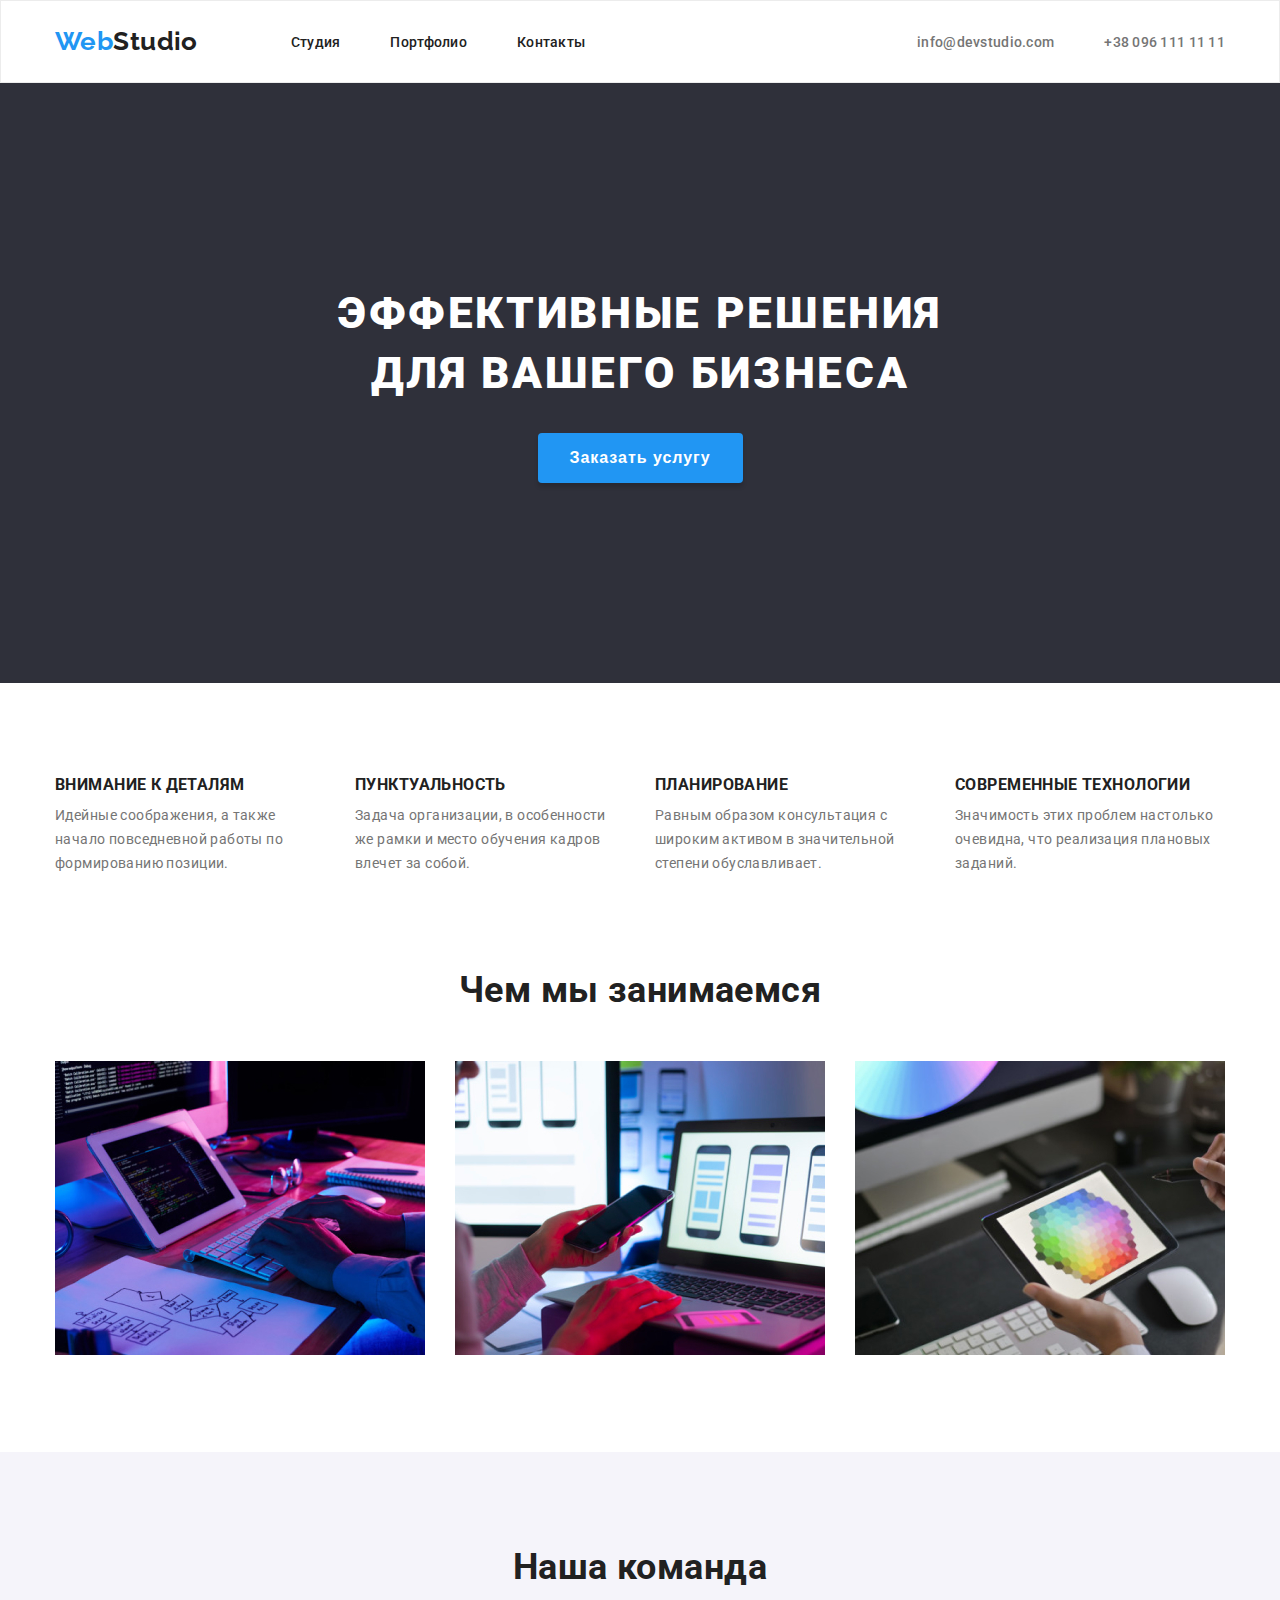
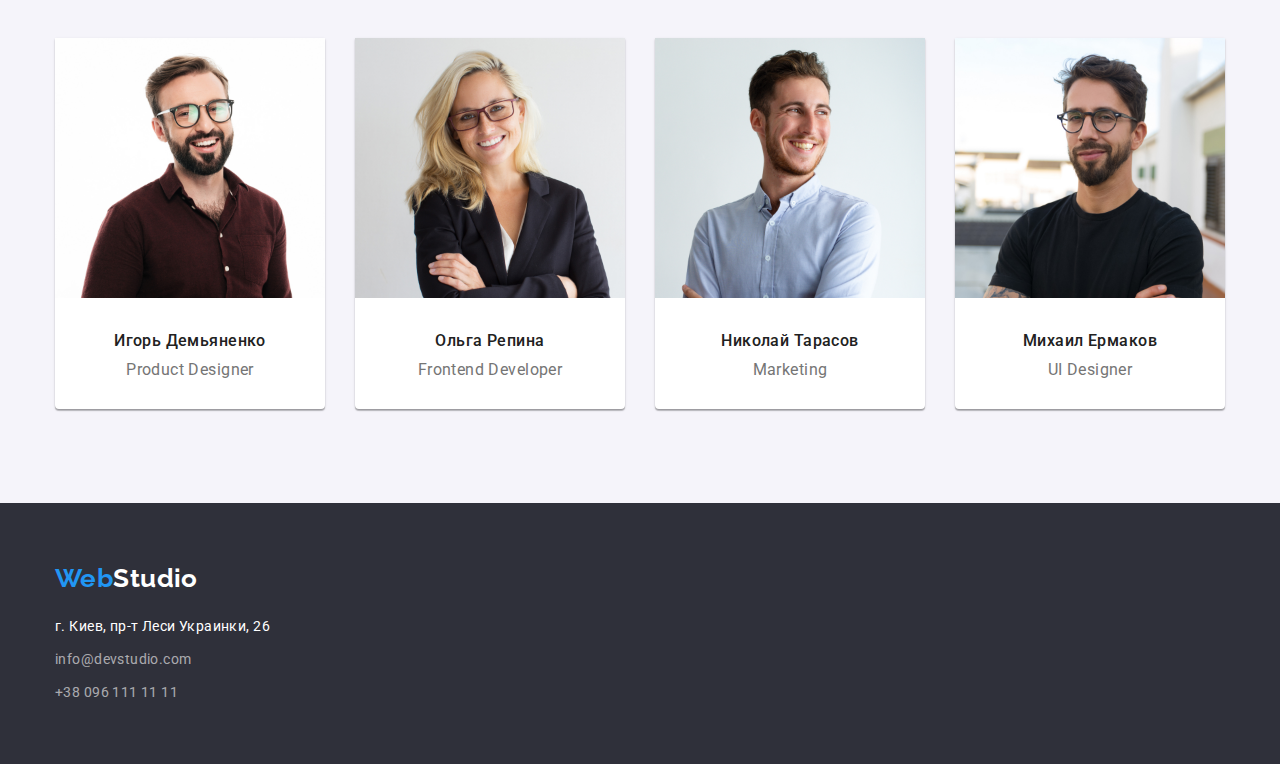
<file: index.html>
<!DOCTYPE html>
<html lang="en">
  <head>
    <meta charset="UTF-8" />
    <meta name="viewport" content="width=device-width, initial-scale=1.0" />
    <title>Document</title>
    <link rel="stylesheet" href="./css/styles.css" />
    <link
      href="https://fonts.googleapis.com/css2?family=Roboto:ital,wght@0,100;0,300;0,400;0,500;0,700;0,900;1,100;1,300;1,400;1,500;1,700;1,900&display=swap"
      rel="stylesheet"
    />
    <link
      href="https://fonts.googleapis.com/css2?family=Raleway:ital,wght@0,100;0,200;0,300;0,400;0,500;0,600;0,700;0,800;0,900;1,100;1,200;1,300;1,400;1,500;1,600;1,700;1,800;1,900&display=swap"
      rel="stylesheet"
    />
  </head>
  <body>
    <header>
      <div class="container navmain">
        <nav class="top-nav">
          <a href="./index.html" class="logo"
            >Web<span class="logo-black">Studio</span></a
          >
          <ul class="top-nav-links">
            <li>
              <a href="./index.html" class="state-color current">Студия</a>
            </li>
            <li>
              <a href="./portfolio.html" class="state-color">Портфолио</a>
            </li>
            <li><a href="" class="state-color">Контакты</a></li>
          </ul>
        </nav>
        <ul class="top-nav-contacts">
          <li>
            <a href="mailto:info@devstudio.com" class="state-color"
              >info@devstudio.com</a
            >
          </li>
          <li>
            <a href="tel:+380961111111" class="state-color"
              >+38 096 111 11 11</a
            >
          </li>
        </ul>
      </div>
    </header>

    <main>
      <section class="hero">
        <div class="container">
          <h1>
            Эффективные решения <br />
            для вашего бизнеса
          </h1>
          <button type="button" class="btn-primary">Заказать услугу</button>
        </div>
      </section>

      <section class="features">
        <div class="container">
          <ul class="features-list">
            <li>
              <h3>Внимание к деталям</h3>
              <p>
                Идейные соображения, а также начало повседневной работы по
                формированию позиции.
              </p>
            </li>
            <li>
              <h3>Пунктуальность</h3>
              <p>
                Задача организации, в особенности же рамки и место обучения
                кадров влечет за собой.
              </p>
            </li>
            <li>
              <h3>Планирование</h3>
              <p>
                Равным образом консультация с широким активом в значительной
                степени обуславливает.
              </p>
            </li>
            <li>
              <h3>Современные технологии</h3>
              <p>
                Значимость этих проблем настолько очевидна, что реализация
                плановых заданий.
              </p>
            </li>
          </ul>
        </div>
      </section>
      <section class="what-we-do">
        <div class="container">
          <h2>Чем мы занимаемся</h2>
          <ul class="what-we-do-list">
            <li>
              <img
                src="./images/img.jpg"
                alt="computerphoto"
                width="370"
                height="294"
              />
            </li>
            <li>
              <img
                src="./images/img1.jpg"
                alt="computerphoto"
                width="370"
                height="294"
              />
            </li>
            <li>
              <img
                src="./images/img2.jpg"
                alt="computerphoto"
                width="370"
                height="294"
              />
            </li>
          </ul>
        </div>
      </section>
      <section class="our-team">
        <div class="container">
          <h2>Наша команда</h2>
          <ul class="our-team-list">
            <li>
              <img
                src="./images/img3.jpg"
                alt="teammemberphoto"
                width="270"
                height="260"
              />
              <h3>Игорь Демьяненко</h3>
              <p>Product Designer</p>
            </li>
            <li>
              <img
                src="./images/img4.jpg"
                alt="teammemberphoto"
                width="270"
                height="260"
              />
              <h3>Ольга Репина</h3>
              <p>Frontend Developer</p>
            </li>
            <li>
              <img
                src="./images/img6.jpg"
                alt="teammemberphoto"
                width="270"
                height="260"
              />
              <h3>Николай Тарасов</h3>
              <p>Marketing</p>
            </li>
            <li>
              <img
                src="./images/img7.jpg"
                alt="teammemberphoto"
                width="270"
                height="260"
              />
              <h3>Михаил Ермаков</h3>
              <p>UI Designer</p>
            </li>
          </ul>
        </div>
      </section>
    </main>
    <footer>
      <div class="container">
        <ul class="footer-list">
          <li>
            <a href="./index.html" class="logo"
              >Web<span class="logo-white">Studio</span></a
            >
          </li>
          <li class="footer-address">г. Киев, пр-т Леси Украинки, 26</li>
          <li class="footer-contacts">
            <a href="mailto:info@devstudio.com" class="footer-contacts-link"
              >info@devstudio.com</a
            >
          </li>
          <li class="footer-contacts">
            <a href="tel:+380961111111" class="footer-contacts-link"
              >+38 096 111 11 11</a
            >
          </li>
        </ul>
      </div>
    </footer>
  </body>
</html>
</file>
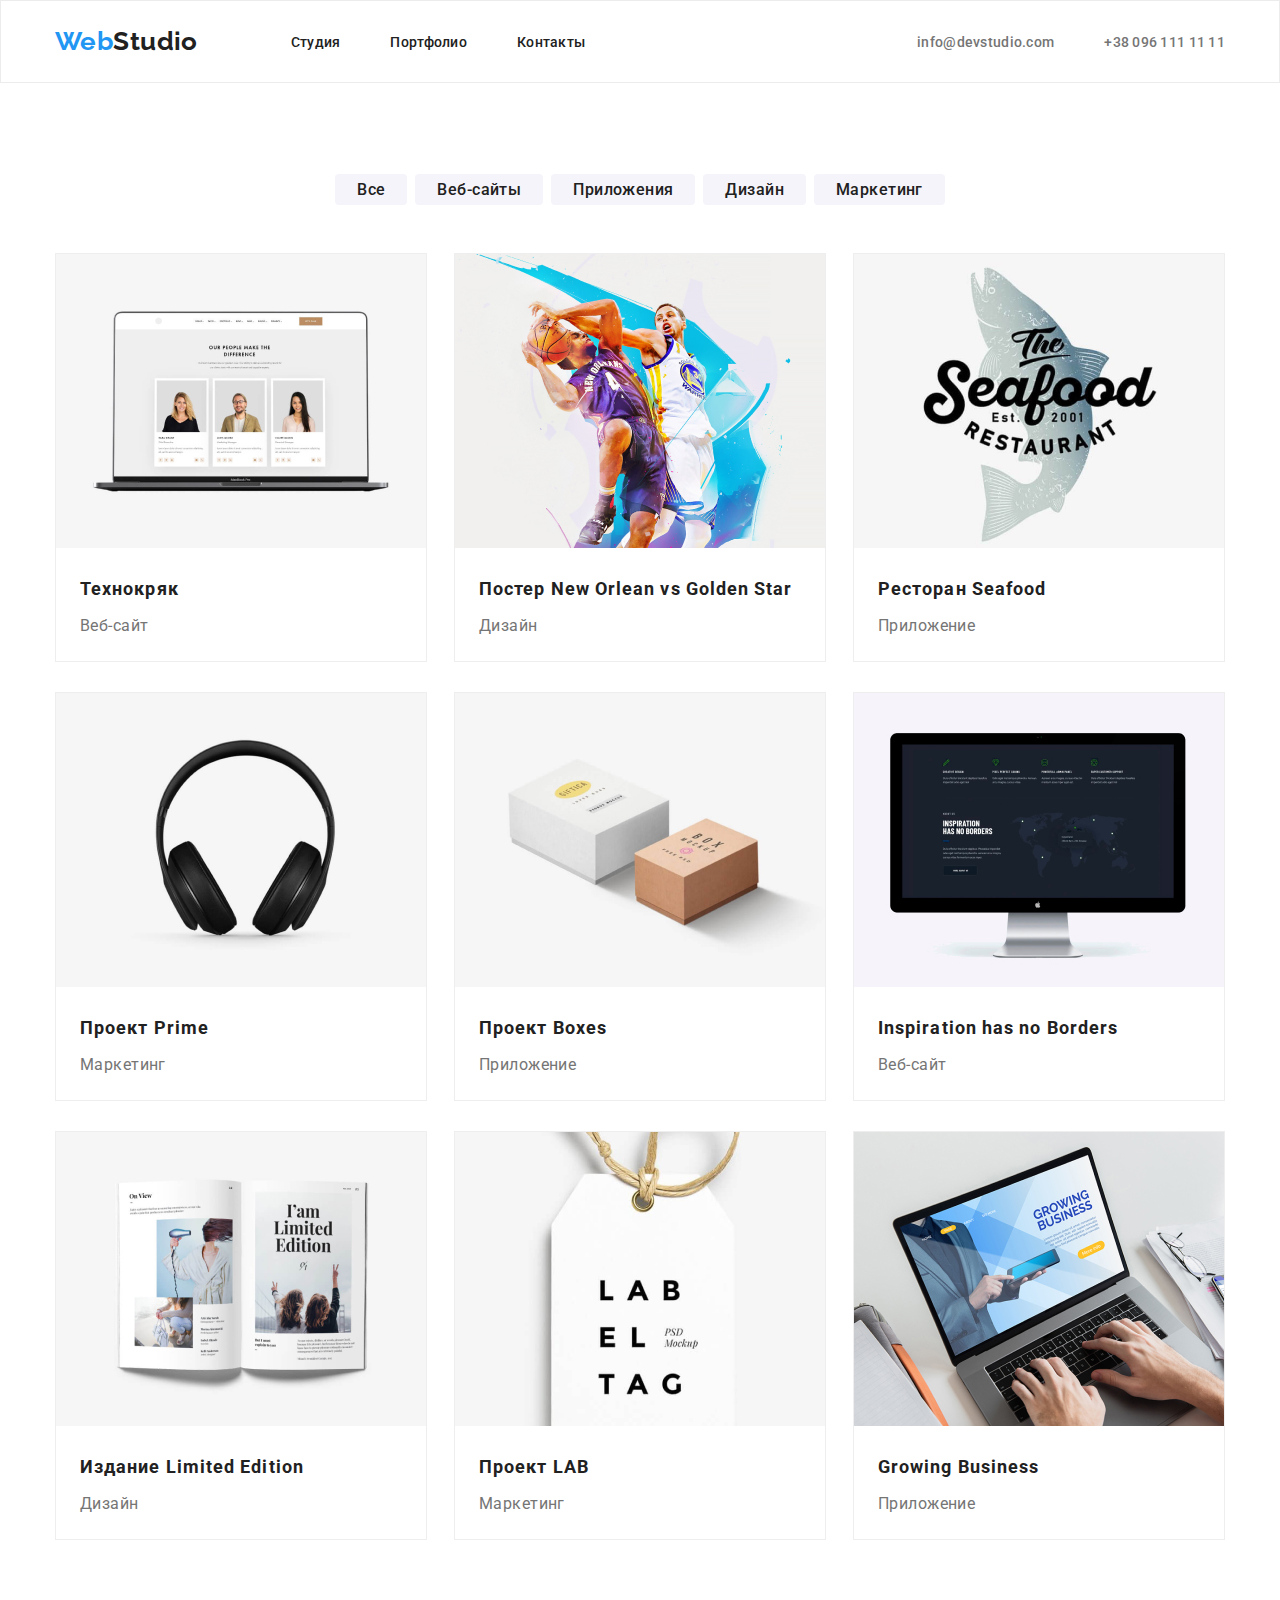
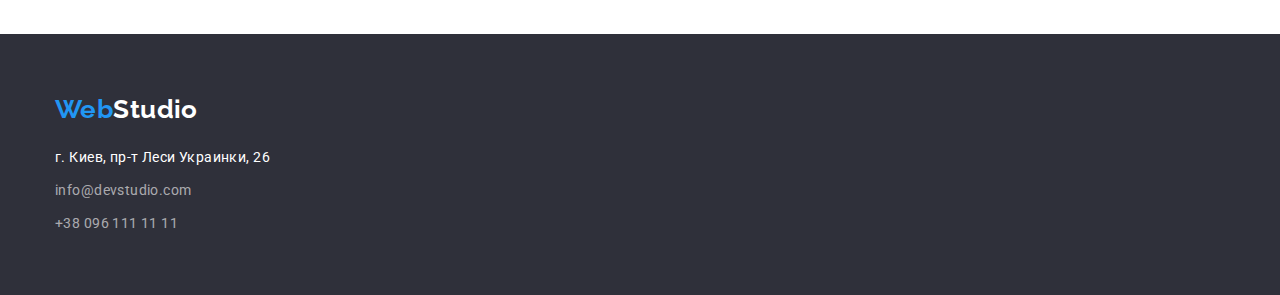
<file: portfolio.html>
<!DOCTYPE html>
<html lang="en">
  <head>
    <meta charset="UTF-8" />
    <meta name="viewport" content="width=device-width, initial-scale=1.0" />
    <title>Document</title>
    <link rel="stylesheet" href="./css/styles.css" />
    <link
      href="https://fonts.googleapis.com/css2?family=Roboto:ital,wght@0,100;0,300;0,400;0,500;0,700;0,900;1,100;1,300;1,400;1,500;1,700;1,900&display=swap"
      rel="stylesheet"
    />
    <link
      href="https://fonts.googleapis.com/css2?family=Raleway:ital,wght@0,100;0,200;0,300;0,400;0,500;0,600;0,700;0,800;0,900;1,100;1,200;1,300;1,400;1,500;1,600;1,700;1,800;1,900&display=swap"
      rel="stylesheet"
    />
  </head>

  <body>
    <header>
      <div class="container navmain">
        <nav class="top-nav">
          <a href="./index.html" class="logo"
            >Web<span class="logo-black">Studio</span></a
          >
          <ul class="top-nav-links">
            <li>
              <a href="./index.html" class="state-color current">Студия</a>
            </li>
            <li>
              <a href="./portfolio.html" class="state-color">Портфолио</a>
            </li>
            <li><a href="" class="state-color">Контакты</a></li>
          </ul>
        </nav>
        <ul class="top-nav-contacts">
          <li>
            <a href="mailto:info@devstudio.com" class="state-color"
              >info@devstudio.com</a
            >
          </li>
          <li>
            <a href="tel:+380961111111" class="state-color"
              >+38 096 111 11 11</a
            >
          </li>
        </ul>
      </div>
    </header>
    <main>
      <section class="portfolio-filters">
        <div class="container">
          <ul class="portfolio-list">
            <li><a href="">Все</a></li>
            <li><a href="">Веб-сайты</a></li>
            <li><a href="">Приложения</a></li>
            <li><a href="">Дизайн</a></li>
            <li><a href="">Маркетинг</a></li>
          </ul>
        </div>
      </section>
      <section class="portfolio-gallery">
        <div class="container">
          <ul class="portfolio-cards">
            <li>
              <img
                src="./images/File00001.jpg"
                alt="picture web"
                width="370"
                height="294"
              />
              <h3>Технокряк</h3>
              <p>Веб-сайт</p>
            </li>
            <li>
              <img
                src="./images/File00002.jpg"
                alt="picture design"
                width="370"
                height="294"
              />
              <h3>Постер New Orlean vs Golden Star</h3>
              <p>Дизайн</p>
            </li>
            <li>
              <img
                src="./images/File00003.jpg"
                alt="picture app"
                width="370"
                height="294"
              />
              <h3>Ресторан Seafood</h3>
              <p>Приложение</p>
            </li>
            <li>
              <img
                src="./images/File00004.jpg"
                alt="picture marketing"
                width="370"
                height="294"
              />
              <h3>Проект Prime</h3>
              <p>Маркетинг</p>
            </li>
            <li>
              <img
                src="./images/File00005.jpg"
                alt="picture app"
                width="370"
                height="294"
              />
              <h3>Проект Boxes</h3>
              <p>Приложение</p>
            </li>
            <li>
              <img
                src="./images/File00006.jpg"
                alt="picture web"
                width="370"
                height="294"
              />
              <h3>Inspiration has no Borders</h3>
              <p>Веб-сайт</p>
            </li>
            <li>
              <img
                src="./images/File00007.jpg"
                alt="picture design"
                width="370"
                height="294"
              />
              <h3>Издание Limited Edition</h3>
              <p>Дизайн</p>
            </li>
            <li>
              <img
                src="./images/File00008.jpg"
                alt="picture marketing"
                width="370"
                height="294"
              />
              <h3>Проект LAB</h3>
              <p>Маркетинг</p>
            </li>
            <li>
              <img
                src="./images/File00009.jpg"
                alt="picture app"
                width="370"
                height="294"
              />
              <h3>Growing Business</h3>
              <p>Приложение</p>
            </li>
          </ul>
        </div>
      </section>
    </main>
    <footer>
      <div class="container">
        <ul class="footer-list">
          <li>
            <a href="./index.html" class="logo"
              >Web<span class="logo-white">Studio</span></a
            >
          </li>
          <li class="footer-address">г. Киев, пр-т Леси Украинки, 26</li>
          <li class="footer-contacts">
            <a href="mailto:info@devstudio.com" class="footer-contacts-link"
              >info@devstudio.com</a
            >
          </li>
          <li class="footer-contacts">
            <a href="tel:+380961111111" class="footer-contacts-link"
              >+38 096 111 11 11</a
            >
          </li>
        </ul>
      </div>
    </footer>
  </body>
</html>
</file>
<file: css/styles.css>
:root {
  --primary-text-color: #212121;
  --secondary-text-color: #757575;
  --attention-text-color: #2196f3;
  --light-text-color: rgba(255, 255, 255, 0.6);
  --bg-secondary-color: #2f303a;
  --bg-dark-grey: #f5f4fa;
  --color-white: #ffffff;
}

ul {
  list-style: none;
  padding-left: 0px;
}
body {
  color: var(--primary-text-color);
  background: var(--color-white);
  font-family: "Roboto", sans-serif;
  font-style: normal;
  font-weight: normal;
  font-size: 14px;
  letter-spacing: 0.03em;
  margin: 0px;
}
a {
  text-decoration: none;
}
html {
  box-sizing: border-box;
}
*,
*::before,
*::after {
  box-sizing: inherit;
}

h1,
h2,
h3,
ul,
p {
  margin: 0px;
}

/******************TOP NAV**********************/
.logo {
  font-family: "Raleway", sans-serif;
  font-weight: bold;
  font-size: 26px;
  line-height: 31px;
  color: var(--attention-text-color);
  margin-right: 93px;
}
.logo-black {
  color: var(--primary-text-color);
}
.logo-white {
  color: var(--color-white);
}
.top-nav-links > li > a {
  font-weight: 500;
  line-height: 16px;
  letter-spacing: 0.02em;
  color: var(--primary-text-color);
}

.top-nav-contacts > li > a {
  font-weight: 500;
  line-height: 16px;
  letter-spacing: 0.02em;
  color: var(--secondary-text-color);
}
.state-color:hover,
.state-color:focus {
  color: var(--attention-text-color);
}
/*.state-color.current {
  color: var(--attention-text-color);
}*/
.top-nav {
  display: flex;
  align-items: center;
}
.top-nav-links {
  display: flex;
}
.top-nav-contacts {
  display: flex;
  margin-left: auto; /*to bring content to right side*/
}
.navmain {
  display: flex;
  align-items: center;
  padding-top: 25px;
  padding-bottom: 25px;
}

/*below to give margin right to all li except last one; 2 options: to give all , then remove last child; to give all except*/
/*.top-nav-links li {
  margin-right: 50px;
}
.top-nav-links li:last-child {
  margin-right: 0px;
}*/
.top-nav-links li:not(:last-child) {
  margin-right: 50px;
}
.top-nav-contacts li:not(:last-child) {
  margin-right: 50px;
}

header {
  border: 1px solid #ececec;
}
/********************** INDEX MAIN BANNER*****************/
h1 {
  font-weight: 900;
  font-size: 44px;
  line-height: 60px;
  text-align: center;
  letter-spacing: 0.06em;
  text-transform: uppercase;
  color: var(--color-white);
}
.btn-primary {
  font-weight: bold;
  font-size: 16px;
  line-height: 30px;
  display: flex;
  align-items: center;
  text-align: center;
  letter-spacing: 0.06em;
  color: var(--color-white);
  background: var(--attention-text-color);
  box-shadow: 0px 4px 4px rgba(0, 0, 0, 0.15);
  border-radius: 4px;
  margin: 0px;
  padding: 10px 32px 10px 32px;
  min-width: 200px;
  margin: auto;
  margin-top: 30px;
  border: none;
}
.hero {
  background: var(--bg-secondary-color);
  padding-top: 200px;
  padding-bottom: 200px;
}

/********************** INDEX MAIN *****************/

/***** SECTION *****/
.container {
  width: 1200px;
  padding-right: 15px;
  padding-left: 15px;
  margin-right: auto;
  margin-left: auto;
}
/***** FEATURES *****/
.features h3 {
  font-weight: bold;
  line-height: 16px;
  text-transform: uppercase;
}
.features p {
  line-height: 24px;
  color: var(--secondary-text-color);
  margin-top: 10px;
}
.features-list {
  display: flex;
  justify-content: space-between;
}
.features-list li {
  width: 270px;
}
.features {
  padding-bottom: 47px;
  padding-top: 94px;
}
/***** WHAT WE DO *****/
.what-we-do {
  padding-bottom: 94px;
  padding-top: 47px;
}
.what-we-do h2 {
  font-weight: bold;
  font-size: 36px;
  line-height: 42px;
  text-align: center;
}
.what-we-do-list {
  display: flex;
  justify-content: space-between;
  margin-top: 50px;
}
/***** OUR TEAM *****/
.our-team {
  background: var(--bg-dark-grey);
  padding-bottom: 94px;
  padding-top: 94px;
}
.our-team h2 {
  font-weight: bold;
  font-size: 36px;
  line-height: 42px;
  text-align: center;
}
.our-team-list {
  display: flex;
  justify-content: space-between;
  margin-top: 50px;
}
.our-team-list li {
  background: var(--color-white);
  box-shadow: 0px 1px 3px rgba(0, 0, 0, 0.12), 0px 1px 1px rgba(0, 0, 0, 0.14),
    0px 2px 1px rgba(0, 0, 0, 0.2);
  border-radius: 0px 0px 4px 4px;
  padding-bottom: 30px;
}
.our-team-list h3 {
  font-weight: 500;
  font-size: 16px;
  line-height: 19px;
  text-align: center;
  margin-top: 30px;
}
.our-team-list p {
  font-size: 16px;
  line-height: 19px;
  text-align: center;
  color: var(--secondary-text-color);
  margin-top: 10px;
}

/******************* FOOTER **********************/
.footer-contacts {
  margin-top: 9px;
}
.footer-address {
  line-height: 24px;
  color: var(--color-white);
  margin-top: 20px;
}
footer {
  background: var(--bg-secondary-color);
  padding-top: 60px;
  padding-bottom: 60px;
}
.footer-contacts-link {
  line-height: 24px;
  color: var(--light-text-color);
}

/****************** PORTFOLIO *******************/
.portfolio-list a {
  font-weight: 500;
  font-size: 16px;
  line-height: 26px;
  text-align: center;
  color: var(--primary-text-color);
  background: #f5f4fa;
  border-radius: 4px;
  padding: 6px 22px 6px 22px;
}
.portfolio-list a:hover,
.portfolio-list a:focus {
  background: var(--attention-text-color);
  box-shadow: 0px 3px 1px rgba(0, 0, 0, 0.1), 0px 1px 2px rgba(0, 0, 0, 0.08),
    0px 2px 2px rgba(0, 0, 0, 0.12);
  color: var(--color-white);
}

.portfolio-cards h3 {
  font-weight: bold;
  font-size: 18px;
  line-height: 36px;
  letter-spacing: 0.06em;
  color: var(--primary-text-color);
  margin-top: 20px;
  padding-left: 24px;
}
.portfolio-cards p {
  font-size: 16px;
  line-height: 30px;
  color: var(--secondary-text-color);
  margin-bottom: 20px;
  margin-top: 4px;
  padding-left: 24px;
}
.portfolio-list {
  display: flex;
  justify-content: center;
}
.portfolio-cards {
  display: flex;
  justify-content: space-between;
  flex-wrap: wrap;
}
.portfolio-filters {
  padding-top: 94px;
  padding-bottom: 25px;
}
.portfolio-gallery {
  padding-top: 25px;
  padding-bottom: 94px;
}
.portfolio-list li:not(:last-child) {
  margin-right: 8px;
}
.portfolio-cards li {
  margin-bottom: 30px;
  border: 1px solid #eeeeee;
}
.portfolio-cards li:nth-last-child(-n + 3) {
  margin-bottom: 0px;
}
</file>
